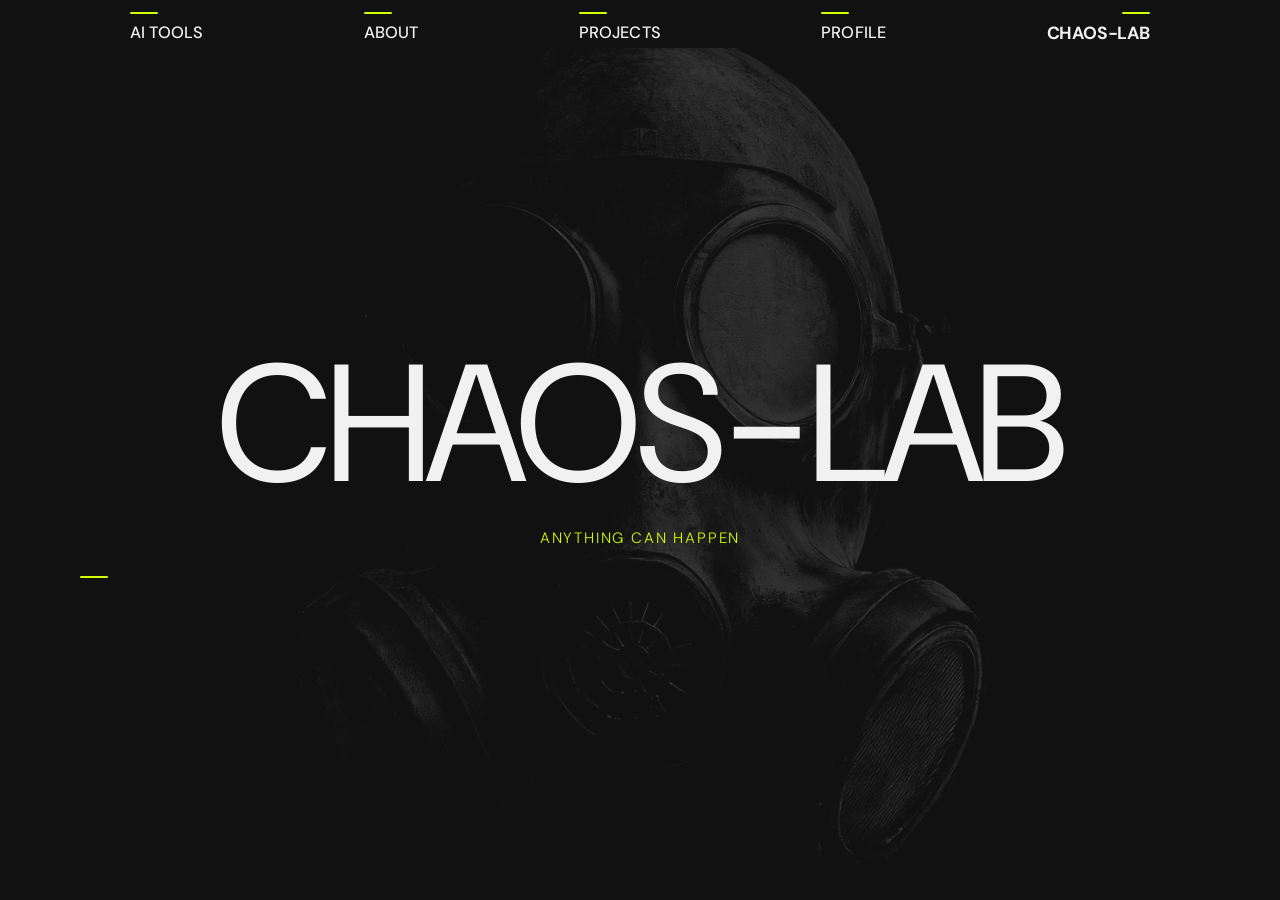
<file: index.html>
<!DOCTYPE html>
<html lang="en">
<head>
<meta charset="UTF-8"/><meta name="viewport" content="width=device-width, initial-scale=1.0"/>
<title>CHAOS-LAB</title>
<link rel="preconnect" href="https://fonts.googleapis.com"/>
<link href="https://fonts.googleapis.com/css2?family=DM+Sans:wght@300;400;500;600&family=DM+Mono:wght@400;500&display=swap" rel="stylesheet"/>
<link rel="stylesheet" href="/shared.css"/>
<style>
.hero { flex: 1; display: flex; flex-direction: column; align-items: center; justify-content: center; padding: 80px 40px 60px; }
.hero-title { font-size: clamp(4rem, 13vw, 12rem); font-weight: 400; letter-spacing: -0.03em; color: var(--text); line-height: 1; text-align: center; user-select: none; }
.hero-dash { width: 28px; height: 2px; background: var(--green); border-radius: 1px; margin-top: 28px; align-self: flex-start; margin-left: 40px; }
.hero-sub { font-size: 0.94rem; font-weight: 300; letter-spacing: 0.12em; text-transform: uppercase; color: var(--green); margin-top: 20px; text-align: center; }
.hero { position: relative; }
.hero-mask { position: absolute; top: 50%; left: 50%; transform: translate(-50%, -50%); width: 60vw; max-width: 700px; opacity: 0.55; mix-blend-mode: screen; pointer-events: none; user-select: none; z-index: 0; }
.hero-title, .hero-sub, .hero-dash { position: relative; z-index: 1; }
</style>
</head>
<body>
<nav>
<div class="nav-inner">
  <div class="nav-item"><div class="nav-dash"></div><a href="/tools/prompt-architect" class="nav-label">AI TOOLS</a></div>
  <div class="nav-item"><div class="nav-dash"></div><a href="/about" class="nav-label">ABOUT</a></div>
  <div class="nav-item"><div class="nav-dash"></div><a href="/projects" class="nav-label">PROJECTS</a></div>
  <div class="nav-item"><div class="nav-dash"></div><a href="/profile" class="nav-label">PROFILE</a></div>
  <div class="nav-right">
    <div class="nav-right-dash"></div>
    <a href="/" class="nav-right-label">CHAOS-LAB</a>
    <button class="nav-hamburger" id="hamburger" onclick="toggleMenu()" aria-label="Menu">
      <span></span><span></span><span></span>
    </button>
  </div>
</div>
</nav>
<div class="nav-drawer" id="nav-drawer">
  <a href="/tools/prompt-architect">AI TOOLS</a>
  <a href="/about">ABOUT</a>
  <a href="/projects">PROJECTS</a>
  <a href="/profile">PROFILE</a>
</div>
<script>
function toggleMenu(){
  document.getElementById('hamburger').classList.toggle('open');
  document.getElementById('nav-drawer').classList.toggle('open');
  document.body.style.overflow = document.getElementById('nav-drawer').classList.contains('open') ? 'hidden' : '';
}
</script>
<main class="hero">
  <img class="hero-mask" src="/Mask.png" alt=""/>
  <h1 class="hero-title">CHAOS-LAB</h1>
  <p class="hero-sub">Anything can happen</p>
  <div class="hero-dash"></div>
</main>
</body>
</html>
</file>
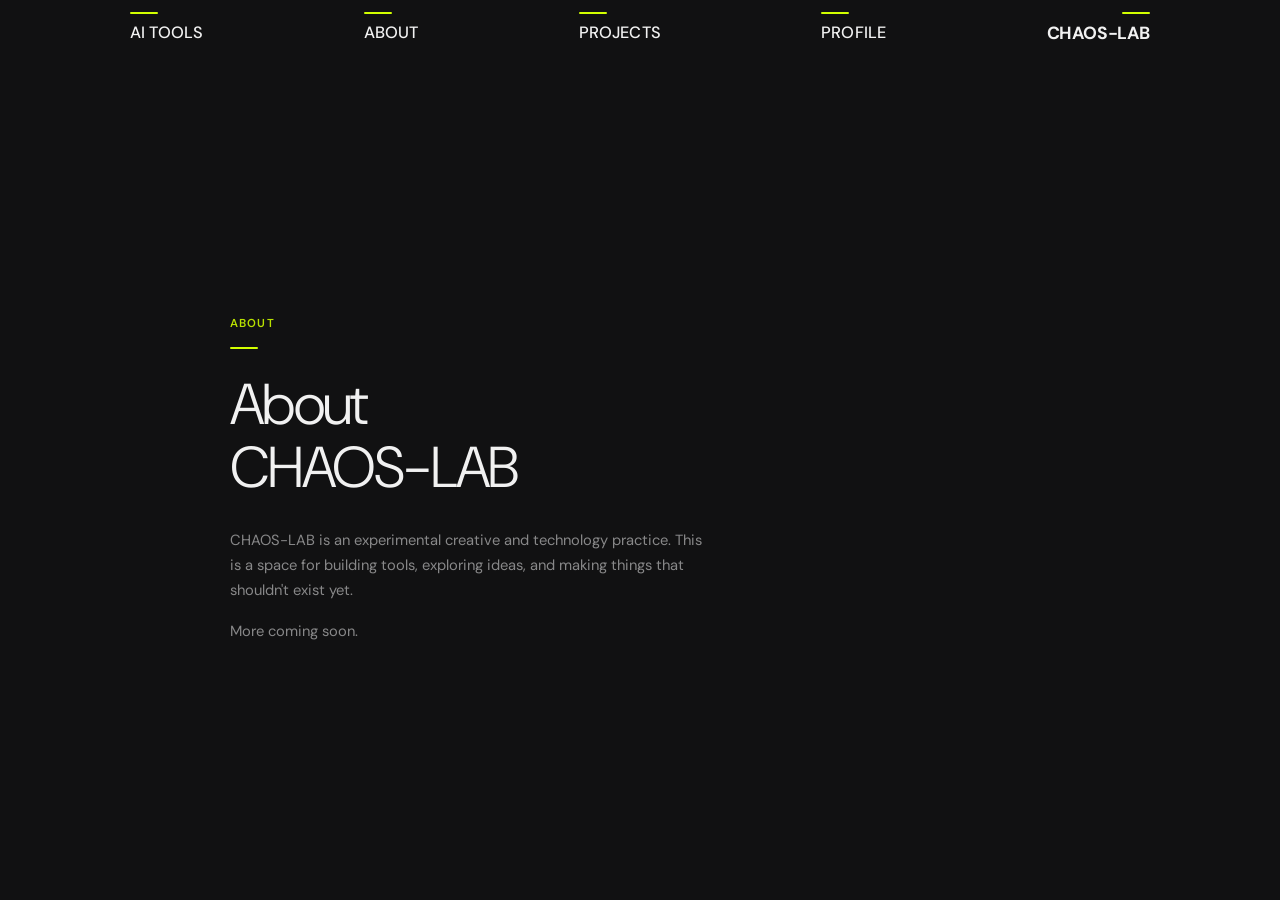
<file: about/index.html>
<!DOCTYPE html>
<html lang="en">
<head>
<meta charset="UTF-8"/><meta name="viewport" content="width=device-width, initial-scale=1.0"/>
<title>About — CHAOS-LAB</title>
<link rel="preconnect" href="https://fonts.googleapis.com"/>
<link href="https://fonts.googleapis.com/css2?family=DM+Sans:wght@300;400;500;600&family=DM+Mono:wght@400;500&display=swap" rel="stylesheet"/>
<link rel="stylesheet" href="/shared.css"/>
</head>
<body>
<nav>
<div class="nav-inner">
  <div class="nav-item"><div class="nav-dash"></div><a href="/tools/prompt-architect" class="nav-label">AI TOOLS</a></div>
  <div class="nav-item"><div class="nav-dash"></div><a href="/about" class="nav-label">ABOUT</a></div>
  <div class="nav-item"><div class="nav-dash"></div><a href="/projects" class="nav-label">PROJECTS</a></div>
  <div class="nav-item"><div class="nav-dash"></div><a href="/profile" class="nav-label">PROFILE</a></div>
  <div class="nav-right">
    <div class="nav-right-dash"></div>
    <a href="/" class="nav-right-label">CHAOS-LAB</a>
    <button class="nav-hamburger" id="hamburger" onclick="toggleMenu()" aria-label="Menu">
      <span></span><span></span><span></span>
    </button>
  </div>
</div>
</nav>
<div class="nav-drawer" id="nav-drawer">
  <a href="/tools/prompt-architect">AI TOOLS</a>
  <a href="/about">ABOUT</a>
  <a href="/projects">PROJECTS</a>
  <a href="/profile">PROFILE</a>
</div>
<script>
function toggleMenu(){
  document.getElementById('hamburger').classList.toggle('open');
  document.getElementById('nav-drawer').classList.toggle('open');
  document.body.style.overflow = document.getElementById('nav-drawer').classList.contains('open') ? 'hidden' : '';
}
</script>
<main class="placeholder-hero content">
  <div class="placeholder-tag">About</div>
  <div class="section-dash"></div>
  <h1 class="page-title">About<br>CHAOS-LAB</h1>
  <p class="placeholder-body">CHAOS-LAB is an experimental creative and technology practice. This is a space for building tools, exploring ideas, and making things that shouldn't exist yet.</p>
  <p class="placeholder-body" style="margin-top:16px;">More coming soon.</p>
</main>
</body>
</html>
</file>
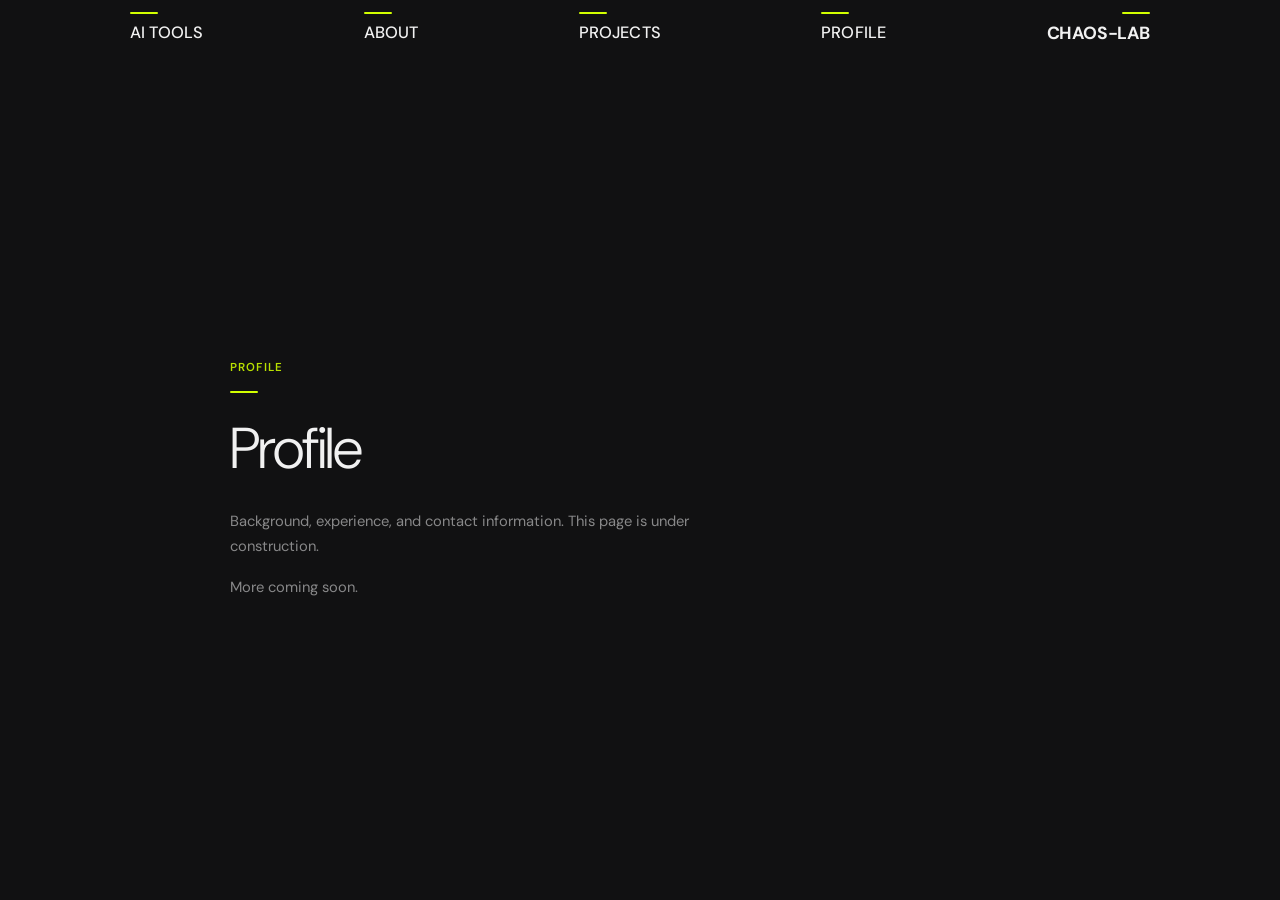
<file: profile/index.html>
<!DOCTYPE html>
<html lang="en">
<head>
<meta charset="UTF-8"/><meta name="viewport" content="width=device-width, initial-scale=1.0"/>
<title>Profile — CHAOS-LAB</title>
<link rel="preconnect" href="https://fonts.googleapis.com"/>
<link href="https://fonts.googleapis.com/css2?family=DM+Sans:wght@300;400;500;600&family=DM+Mono:wght@400;500&display=swap" rel="stylesheet"/>
<link rel="stylesheet" href="/shared.css"/>
</head>
<body>
<nav>
<div class="nav-inner">
  <div class="nav-item"><div class="nav-dash"></div><a href="/tools/prompt-architect" class="nav-label">AI TOOLS</a></div>
  <div class="nav-item"><div class="nav-dash"></div><a href="/about" class="nav-label">ABOUT</a></div>
  <div class="nav-item"><div class="nav-dash"></div><a href="/projects" class="nav-label">PROJECTS</a></div>
  <div class="nav-item"><div class="nav-dash"></div><a href="/profile" class="nav-label">PROFILE</a></div>
  <div class="nav-right">
    <div class="nav-right-dash"></div>
    <a href="/" class="nav-right-label">CHAOS-LAB</a>
    <button class="nav-hamburger" id="hamburger" onclick="toggleMenu()" aria-label="Menu">
      <span></span><span></span><span></span>
    </button>
  </div>
</div>
</nav>
<div class="nav-drawer" id="nav-drawer">
  <a href="/tools/prompt-architect">AI TOOLS</a>
  <a href="/about">ABOUT</a>
  <a href="/projects">PROJECTS</a>
  <a href="/profile">PROFILE</a>
</div>
<script>
function toggleMenu(){
  document.getElementById('hamburger').classList.toggle('open');
  document.getElementById('nav-drawer').classList.toggle('open');
  document.body.style.overflow = document.getElementById('nav-drawer').classList.contains('open') ? 'hidden' : '';
}
</script>
<main class="placeholder-hero content">
  <div class="placeholder-tag">Profile</div>
  <div class="section-dash"></div>
  <h1 class="page-title">Profile</h1>
  <p class="placeholder-body">Background, experience, and contact information. This page is under construction.</p>
  <p class="placeholder-body" style="margin-top:16px;">More coming soon.</p>
</main>
</body>
</html>
</file>
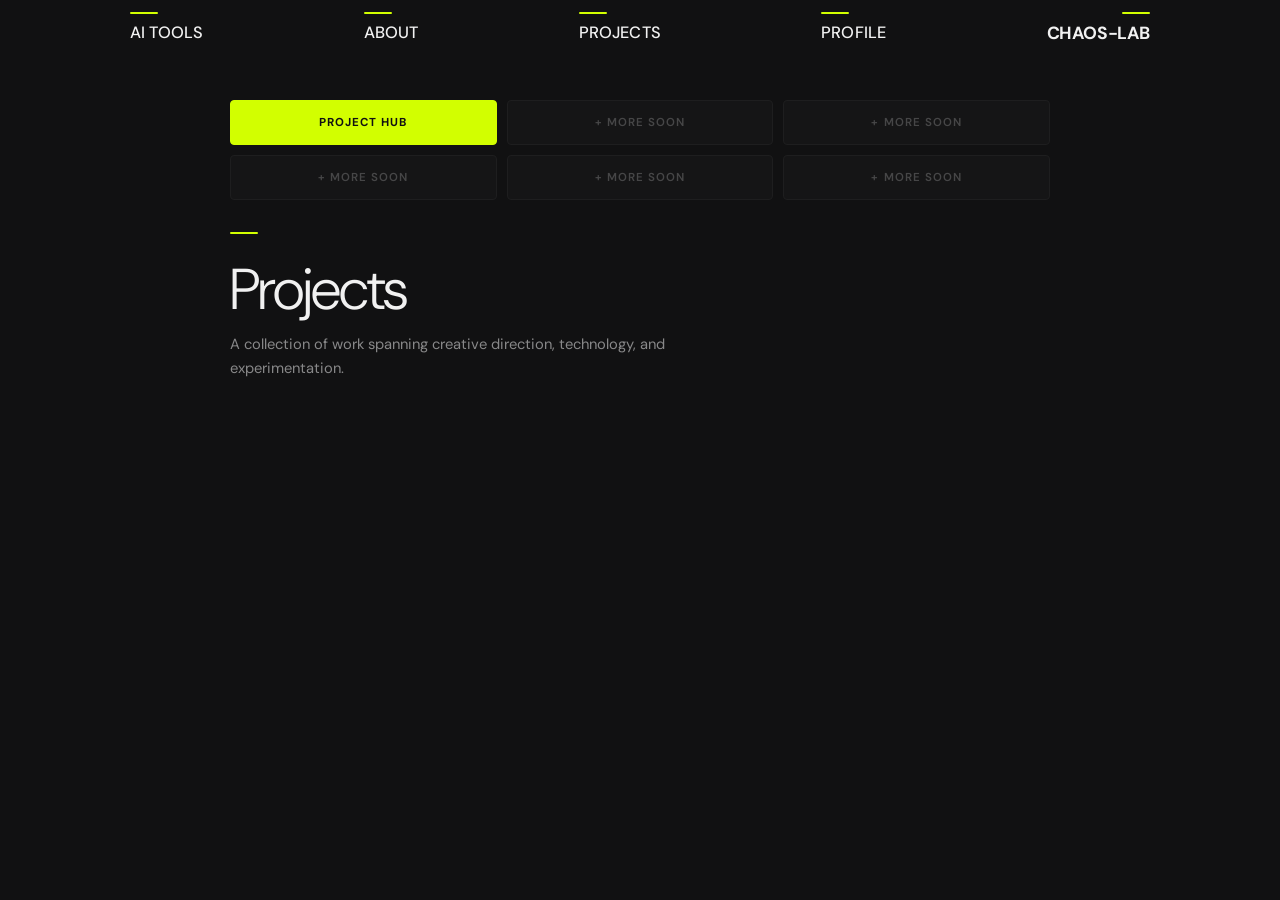
<file: projects/index.html>
<!DOCTYPE html>
<html lang="en">
<head>
<meta charset="UTF-8"/><meta name="viewport" content="width=device-width, initial-scale=1.0"/>
<title>Projects — CHAOS-LAB</title>
<link rel="preconnect" href="https://fonts.googleapis.com"/>
<link href="https://fonts.googleapis.com/css2?family=DM+Sans:wght@300;400;500;600&family=DM+Mono:wght@400;500&display=swap" rel="stylesheet"/>
<link rel="stylesheet" href="/shared.css"/>
</head>
<body>
<nav>
<div class="nav-inner">
  <div class="nav-item"><div class="nav-dash"></div><a href="/tools/prompt-architect" class="nav-label">AI TOOLS</a></div>
  <div class="nav-item"><div class="nav-dash"></div><a href="/about" class="nav-label">ABOUT</a></div>
  <div class="nav-item"><div class="nav-dash"></div><a href="/projects" class="nav-label">PROJECTS</a></div>
  <div class="nav-item"><div class="nav-dash"></div><a href="/profile" class="nav-label">PROFILE</a></div>
  <div class="nav-right">
    <div class="nav-right-dash"></div>
    <a href="/" class="nav-right-label">CHAOS-LAB</a>
    <button class="nav-hamburger" id="hamburger" onclick="toggleMenu()" aria-label="Menu">
      <span></span><span></span><span></span>
    </button>
  </div>
</div>
</nav>
<div class="nav-drawer" id="nav-drawer">
  <a href="/tools/prompt-architect">AI TOOLS</a>
  <a href="/about">ABOUT</a>
  <a href="/projects">PROJECTS</a>
  <a href="/profile">PROFILE</a>
</div>
<script>
function toggleMenu(){
  document.getElementById('hamburger').classList.toggle('open');
  document.getElementById('nav-drawer').classList.toggle('open');
  document.body.style.overflow = document.getElementById('nav-drawer').classList.contains('open') ? 'hidden' : '';
}
</script>
<main class="content">
  <div class="tool-grid">
    <a href="https://project-hubv05.vercel.app/" class="tool-btn active">Project Hub</a>
    <div class="tool-btn soon">+ More Soon</div>
    <div class="tool-btn soon">+ More Soon</div>
    <div class="tool-btn soon">+ More Soon</div>
    <div class="tool-btn soon">+ More Soon</div>
    <div class="tool-btn soon">+ More Soon</div>
  </div>
  <div class="section-dash"></div>
  <h1 class="page-title">Projects</h1>
  <p class="page-sub">A collection of work spanning creative direction, technology, and experimentation.</p>
</main>
</body>
</html>
</file>
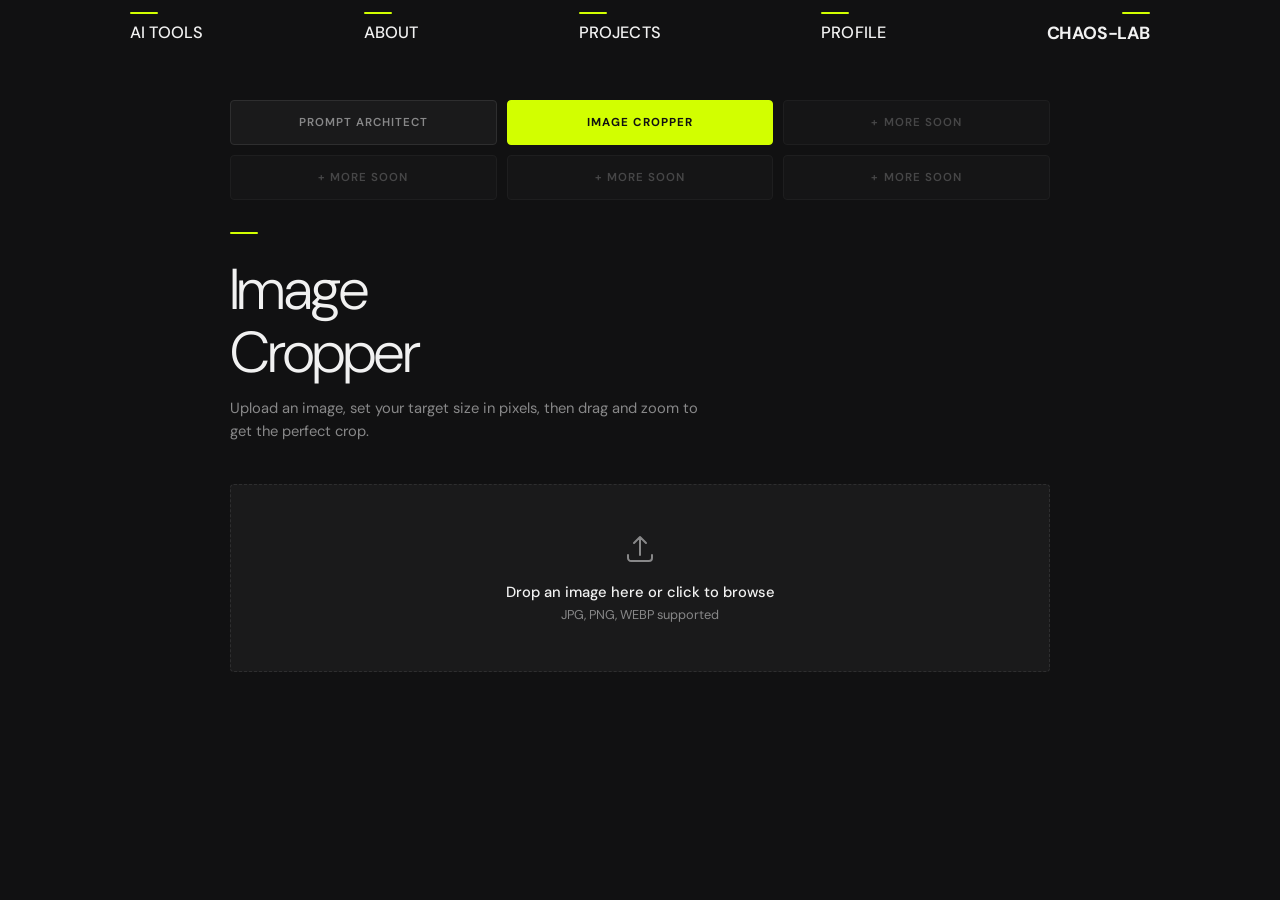
<file: tools/image-cropper/index.html>
<!DOCTYPE html>
<html lang="en">
<head>
<meta charset="UTF-8"/><meta name="viewport" content="width=device-width, initial-scale=1.0"/>
<title>Image Cropper — CHAOS-LAB</title>
<link rel="preconnect" href="https://fonts.googleapis.com"/>
<link href="https://fonts.googleapis.com/css2?family=DM+Sans:wght@300;400;500;600&family=DM+Mono:wght@400;500&display=swap" rel="stylesheet"/>
<link rel="stylesheet" href="/shared.css"/>
</head>
<body>
<nav>
<div class="nav-inner">
  <div class="nav-item"><div class="nav-dash"></div><a href="/tools/prompt-architect" class="nav-label">AI TOOLS</a></div>
  <div class="nav-item"><div class="nav-dash"></div><a href="/about" class="nav-label">ABOUT</a></div>
  <div class="nav-item"><div class="nav-dash"></div><a href="/projects" class="nav-label">PROJECTS</a></div>
  <div class="nav-item"><div class="nav-dash"></div><a href="/profile" class="nav-label">PROFILE</a></div>
  <div class="nav-right">
    <div class="nav-right-dash"></div>
    <a href="/" class="nav-right-label">CHAOS-LAB</a>
    <button class="nav-hamburger" id="hamburger" onclick="toggleMenu()" aria-label="Menu">
      <span></span><span></span><span></span>
    </button>
  </div>
</div>
</nav>
<div class="nav-drawer" id="nav-drawer">
  <a href="/tools/prompt-architect">AI TOOLS</a>
  <a href="/about">ABOUT</a>
  <a href="/projects">PROJECTS</a>
  <a href="/profile">PROFILE</a>
</div>
<script>
function toggleMenu(){
  document.getElementById('hamburger').classList.toggle('open');
  document.getElementById('nav-drawer').classList.toggle('open');
  document.body.style.overflow = document.getElementById('nav-drawer').classList.contains('open') ? 'hidden' : '';
}
</script>

<main class="content" style="padding-top:100px;">

  <!-- Tool Grid -->
  <div class="tool-grid">
    <a href="/tools/prompt-architect" class="tool-btn">Prompt Architect</a>
    <a href="/tools/image-cropper" class="tool-btn active">Image Cropper</a>
    <div class="tool-btn soon">+ More Soon</div>
    <div class="tool-btn soon">+ More Soon</div>
    <div class="tool-btn soon">+ More Soon</div>
    <div class="tool-btn soon">+ More Soon</div>
  </div>

  <div class="section-dash"></div>
  <h1 class="page-title">Image<br>Cropper</h1>
  <p class="page-sub">Upload an image, set your target size in pixels, then drag and zoom to get the perfect crop.</p>

  <!-- Upload Zone -->
  <div class="upload-zone" id="uploadZone" onclick="document.getElementById('fileInput').click()">
    <div class="upload-icon">
      <svg width="32" height="32" fill="none" viewBox="0 0 24 24" stroke="currentColor" stroke-width="1.5"><path stroke-linecap="round" stroke-linejoin="round" d="M3 16.5v2.25A2.25 2.25 0 005.25 21h13.5A2.25 2.25 0 0021 18.75V16.5m-13.5-9L12 3m0 0l4.5 4.5M12 3v13.5"/></svg>
    </div>
    <div class="upload-title">Drop an image here or click to browse</div>
    <div class="upload-sub">JPG, PNG, WEBP supported</div>
  </div>
  <input type="file" id="fileInput" accept="image/*" style="display:none" onchange="loadImage(event)"/>

  <div class="cropper-layout">
    <div>
      <div class="canvas-wrap" id="canvasWrap">
        <div class="canvas-container" id="canvasContainer">
          <canvas id="cropCanvas"></canvas>
          <canvas id="overlayCanvas" style="position:absolute;top:0;left:0;width:100%;height:100%;pointer-events:none;"></canvas>
        </div>
        <div style="display:flex;align-items:center;justify-content:space-between;margin-top:8px;">
          <span class="crop-info" id="cropInfo">Set a size and click Apply to begin</span>
          <button class="change-image" onclick="resetCropper()">Change image</button>
        </div>
      </div>
    </div>

    <div class="controls-panel" id="controlsPanel" style="display:none;">
      <div class="controls-section">
        <div class="controls-title">Crop Size (px)</div>
        <div class="size-inputs">
          <div class="size-input-wrap"><span class="size-input-label">Width</span><input type="number" class="size-input" id="cropW" placeholder="1080" min="1"/></div>
          <div class="size-divider">×</div>
          <div class="size-input-wrap"><span class="size-input-label">Height</span><input type="number" class="size-input" id="cropH" placeholder="1080" min="1"/></div>
        </div>
        <button class="btn" style="width:100%;justify-content:center;" onclick="applyCropSize()">Apply Size</button>
      </div>

      <div class="controls-section">
        <div class="controls-title">Zoom</div>
        <p class="zoom-note"><strong>Note:</strong> Zooming or enlarging may result in loss of quality — always check your downloaded file before use.</p>
        <div class="zoom-row">
          <svg width="13" height="13" fill="none" viewBox="0 0 24 24" stroke="currentColor" stroke-width="2" color="var(--muted)"><path stroke-linecap="round" stroke-linejoin="round" d="M21 21l-5.197-5.197m0 0A7.5 7.5 0 105.196 5.196a7.5 7.5 0 0010.607 10.607zM13.5 10.5h-6"/></svg>
          <input type="range" id="zoomSlider" min="10" max="300" value="100" oninput="updateZoom()"/>
          <svg width="13" height="13" fill="none" viewBox="0 0 24 24" stroke="currentColor" stroke-width="2" color="var(--muted)"><path stroke-linecap="round" stroke-linejoin="round" d="M21 21l-5.197-5.197m0 0A7.5 7.5 0 105.196 5.196a7.5 7.5 0 0010.607 10.607zM10.5 7.5v6m3-3h-6"/></svg>
          <span class="zoom-label" id="zoomVal">100%</span>
        </div>
      </div>

      <div class="controls-section">
        <div class="controls-title">Nudge Position</div>
        <div class="nudge-grid">
          <div class="nudge-btn empty"></div>
          <button class="nudge-btn" onclick="nudge(0,-10)"><svg width="13" height="13" fill="none" viewBox="0 0 24 24" stroke="currentColor" stroke-width="2.5"><path stroke-linecap="round" stroke-linejoin="round" d="M4.5 15.75l7.5-7.5 7.5 7.5"/></svg></button>
          <div class="nudge-btn empty"></div>
          <button class="nudge-btn" onclick="nudge(-10,0)"><svg width="13" height="13" fill="none" viewBox="0 0 24 24" stroke="currentColor" stroke-width="2.5"><path stroke-linecap="round" stroke-linejoin="round" d="M15.75 19.5L8.25 12l7.5-7.5"/></svg></button>
          <div class="nudge-btn empty"></div>
          <button class="nudge-btn" onclick="nudge(10,0)"><svg width="13" height="13" fill="none" viewBox="0 0 24 24" stroke="currentColor" stroke-width="2.5"><path stroke-linecap="round" stroke-linejoin="round" d="M8.25 4.5l7.5 7.5-7.5 7.5"/></svg></button>
          <div class="nudge-btn empty"></div>
          <button class="nudge-btn" onclick="nudge(0,10)"><svg width="13" height="13" fill="none" viewBox="0 0 24 24" stroke="currentColor" stroke-width="2.5"><path stroke-linecap="round" stroke-linejoin="round" d="M19.5 8.25l-7.5 7.5-7.5-7.5"/></svg></button>
          <div class="nudge-btn empty"></div>
        </div>
      </div>

      <div class="controls-section">
        <div class="controls-title">Download Format</div>
        <div class="format-row">
          <button class="format-btn active" id="fmt-jpg" onclick="setFormat('jpg')">JPG</button>
          <button class="format-btn" id="fmt-png" onclick="setFormat('png')">PNG</button>
        </div>
        <button class="btn" style="width:100%;justify-content:center;" onclick="downloadCrop()">
          <svg width="14" height="14" fill="none" viewBox="0 0 24 24" stroke="currentColor" stroke-width="2.5"><path stroke-linecap="round" stroke-linejoin="round" d="M3 16.5v2.25A2.25 2.25 0 005.25 21h13.5A2.25 2.25 0 0021 18.75V16.5M16.5 12L12 16.5m0 0L7.5 12m4.5 4.5V3"/></svg>
          Download Crop
        </button>
      </div>
    </div>
  </div>
</main>

<script>
let sourceImage=null, cropW=0, cropH=0, imgX=0, imgY=0, scale=1, isDragging=false, dragStartX, dragStartY, dragStartImgX, dragStartImgY, downloadFormat='jpg', cropReady=false;
const cropCanvas=document.getElementById('cropCanvas'), ctx=cropCanvas.getContext('2d'), overlayCanvas=document.getElementById('overlayCanvas'), octx=overlayCanvas.getContext('2d');

function loadImage(e) {
  const file=e.target.files[0]; if(!file) return;
  const reader=new FileReader();
  reader.onload=ev => { const img=new Image(); img.onload=()=>{ sourceImage=img; document.getElementById('uploadZone').classList.add('has-image'); document.getElementById('canvasWrap').classList.add('visible'); document.getElementById('controlsPanel').style.display='block'; setupCanvas(); }; img.src=ev.target.result; };
  reader.readAsDataURL(file);
}
function setupCanvas() {
  const maxW=document.getElementById('canvasContainer').offsetWidth||600, ratio=sourceImage.height/sourceImage.width;
  cropCanvas.width=maxW; cropCanvas.height=maxW*ratio; overlayCanvas.width=maxW; overlayCanvas.height=maxW*ratio;
  scale=maxW/sourceImage.width; imgX=0; imgY=0; cropReady=false;
  document.getElementById('zoomSlider').value=100; document.getElementById('zoomVal').textContent='100%';
  drawCanvas(); document.getElementById('cropInfo').textContent='Set a size and click Apply to begin';
}
function applyCropSize() {
  const w=parseInt(document.getElementById('cropW').value), h=parseInt(document.getElementById('cropH').value);
  if(!w||!h||w<1||h<1){alert('Please enter a valid width and height.');return;}
  cropW=w; cropH=h;
  const maxW=Math.min(document.getElementById('canvasContainer').offsetWidth||600,700), ar=cropH/cropW;
  cropCanvas.width=maxW; cropCanvas.height=Math.round(maxW*ar); overlayCanvas.width=cropCanvas.width; overlayCanvas.height=cropCanvas.height;
  const scaleX=cropCanvas.width/sourceImage.width, scaleY=cropCanvas.height/sourceImage.height;
  scale=Math.max(scaleX,scaleY); imgX=(cropCanvas.width-sourceImage.width*scale)/2; imgY=(cropCanvas.height-sourceImage.height*scale)/2;
  document.getElementById('zoomSlider').value=100; document.getElementById('zoomVal').textContent='100%';
  cropReady=true; drawCanvas(); document.getElementById('cropInfo').textContent=`${cropW} × ${cropH}px — drag to reposition`;
}
function drawCanvas() {
  ctx.clearRect(0,0,cropCanvas.width,cropCanvas.height); ctx.fillStyle='#c8c8c4'; ctx.fillRect(0,0,cropCanvas.width,cropCanvas.height);
  if(sourceImage) ctx.drawImage(sourceImage,imgX,imgY,sourceImage.width*scale,sourceImage.height*scale);
  drawOverlay();
}
function drawOverlay() {
  octx.clearRect(0,0,overlayCanvas.width,overlayCanvas.height); if(!cropReady) return;
  octx.strokeStyle='rgba(255,255,255,0.5)'; octx.lineWidth=1.5; octx.strokeRect(1,1,overlayCanvas.width-2,overlayCanvas.height-2);
  octx.strokeStyle='rgba(255,255,255,0.15)'; octx.lineWidth=1;
  const w=overlayCanvas.width, h=overlayCanvas.height;
  octx.beginPath(); octx.moveTo(w/3,0); octx.lineTo(w/3,h); octx.moveTo(2*w/3,0); octx.lineTo(2*w/3,h); octx.moveTo(0,h/3); octx.lineTo(w,h/3); octx.moveTo(0,2*h/3); octx.lineTo(w,2*h/3); octx.stroke();
}
function updateZoom() {
  if(!sourceImage) return;
  const zp=parseInt(document.getElementById('zoomSlider').value); document.getElementById('zoomVal').textContent=zp+'%';
  const cx=cropCanvas.width/2, cy=cropCanvas.height/2;
  const base=cropReady?Math.max(cropCanvas.width/sourceImage.width,cropCanvas.height/sourceImage.height):cropCanvas.width/sourceImage.width;
  const ns=base*(zp/100), sr=ns/scale;
  imgX=cx-(cx-imgX)*sr; imgY=cy-(cy-imgY)*sr; scale=ns; drawCanvas();
}
function nudge(dx,dy){imgX+=dx;imgY+=dy;drawCanvas();}
const container=document.getElementById('canvasContainer');
container.addEventListener('mousedown',e=>{isDragging=true;dragStartX=e.clientX;dragStartY=e.clientY;dragStartImgX=imgX;dragStartImgY=imgY;container.style.cursor='grabbing';});
window.addEventListener('mousemove',e=>{if(!isDragging)return;imgX=dragStartImgX+(e.clientX-dragStartX);imgY=dragStartImgY+(e.clientY-dragStartY);drawCanvas();});
window.addEventListener('mouseup',()=>{isDragging=false;container.style.cursor='move';});
container.addEventListener('touchstart',e=>{const t=e.touches[0];isDragging=true;dragStartX=t.clientX;dragStartY=t.clientY;dragStartImgX=imgX;dragStartImgY=imgY;},{passive:true});
window.addEventListener('touchmove',e=>{if(!isDragging)return;const t=e.touches[0];imgX=dragStartImgX+(t.clientX-dragStartX);imgY=dragStartImgY+(t.clientY-dragStartY);drawCanvas();},{passive:true});
window.addEventListener('touchend',()=>{isDragging=false;});
function setFormat(fmt){downloadFormat=fmt;document.querySelectorAll('.format-btn').forEach(b=>b.classList.remove('active'));document.getElementById('fmt-'+fmt).classList.add('active');}
function downloadCrop(){
  if(!sourceImage)return; if(!cropReady||!cropW||!cropH){alert('Please set a crop size first.');return;}
  const oc=document.createElement('canvas'); oc.width=cropW; oc.height=cropH; const ot=oc.getContext('2d');
  const s2o=cropW/cropCanvas.width;
  ot.drawImage(sourceImage,imgX*s2o,imgY*s2o,sourceImage.width*scale*s2o,sourceImage.height*scale*s2o);
  const mime=downloadFormat==='png'?'image/png':'image/jpeg', q=downloadFormat==='jpg'?0.95:undefined;
  const a=document.createElement('a'); a.href=oc.toDataURL(mime,q); a.download=`crop-${cropW}x${cropH}.${downloadFormat}`; a.click();
}
function resetCropper(){
  sourceImage=null;cropW=0;cropH=0;imgX=0;imgY=0;scale=1;cropReady=false;
  document.getElementById('uploadZone').classList.remove('has-image');
  document.getElementById('canvasWrap').classList.remove('visible');
  document.getElementById('controlsPanel').style.display='none';
  document.getElementById('fileInput').value='';
  document.getElementById('cropW').value='';document.getElementById('cropH').value='';
}
const uploadZone=document.getElementById('uploadZone');
uploadZone.addEventListener('dragover',e=>{e.preventDefault();uploadZone.style.borderColor='var(--green)';});
uploadZone.addEventListener('dragleave',()=>{uploadZone.style.borderColor='';});
uploadZone.addEventListener('drop',e=>{e.preventDefault();uploadZone.style.borderColor='';const file=e.dataTransfer.files[0];if(file&&file.type.startsWith('image/')){loadImage({target:{files:[file]}});}});
</script>
</body>
</html>
</file>
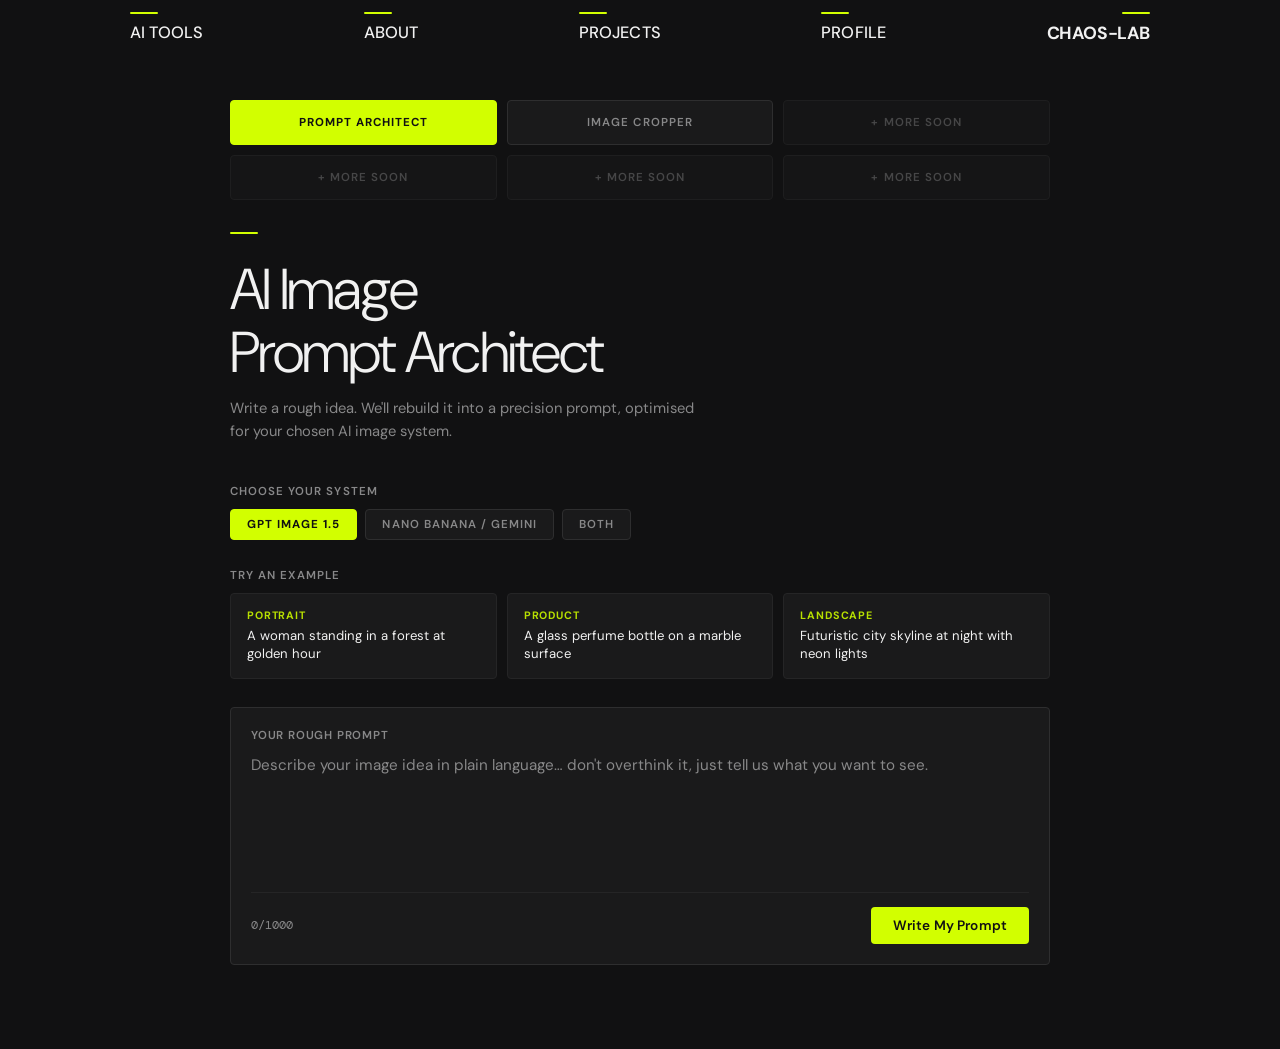
<file: tools/prompt-architect/index.html>
<!DOCTYPE html>
<html lang="en">
<head>
<meta charset="UTF-8"/><meta name="viewport" content="width=device-width, initial-scale=1.0"/>
<title>Prompt Architect — CHAOS-LAB</title>
<link rel="preconnect" href="https://fonts.googleapis.com"/>
<link href="https://fonts.googleapis.com/css2?family=DM+Sans:wght@300;400;500;600&family=DM+Mono:wght@400;500&display=swap" rel="stylesheet"/>
<link rel="stylesheet" href="/shared.css"/>
</head>
<body>
<nav>
<div class="nav-inner">
  <div class="nav-item"><div class="nav-dash"></div><a href="/tools/prompt-architect" class="nav-label">AI TOOLS</a></div>
  <div class="nav-item"><div class="nav-dash"></div><a href="/about" class="nav-label">ABOUT</a></div>
  <div class="nav-item"><div class="nav-dash"></div><a href="/projects" class="nav-label">PROJECTS</a></div>
  <div class="nav-item"><div class="nav-dash"></div><a href="/profile" class="nav-label">PROFILE</a></div>
  <div class="nav-right">
    <div class="nav-right-dash"></div>
    <a href="/" class="nav-right-label">CHAOS-LAB</a>
    <button class="nav-hamburger" id="hamburger" onclick="toggleMenu()" aria-label="Menu">
      <span></span><span></span><span></span>
    </button>
  </div>
</div>
</nav>
<div class="nav-drawer" id="nav-drawer">
  <a href="/tools/prompt-architect">AI TOOLS</a>
  <a href="/about">ABOUT</a>
  <a href="/projects">PROJECTS</a>
  <a href="/profile">PROFILE</a>
</div>
<script>
function toggleMenu(){
  document.getElementById('hamburger').classList.toggle('open');
  document.getElementById('nav-drawer').classList.toggle('open');
  document.body.style.overflow = document.getElementById('nav-drawer').classList.contains('open') ? 'hidden' : '';
}
</script>

<main class="content" style="padding-top:100px;">

  <!-- Tool Grid -->
  <div class="tool-grid">
    <a href="/tools/prompt-architect" class="tool-btn active">Prompt Architect</a>
    <a href="/tools/image-cropper" class="tool-btn">Image Cropper</a>
    <div class="tool-btn soon">+ More Soon</div>
    <div class="tool-btn soon">+ More Soon</div>
    <div class="tool-btn soon">+ More Soon</div>
    <div class="tool-btn soon">+ More Soon</div>
  </div>

  <div class="section-dash"></div>

  <h1 class="page-title">AI Image<br>Prompt Architect</h1>
  <p class="page-sub">Write a rough idea. We'll rebuild it into a precision prompt, optimised for your chosen AI image system.</p>

  <div class="section-label" style="margin-bottom:10px;">Choose your system</div>
  <div class="system-tabs" id="systemTabs">
    <button class="system-tab active" data-system="gpt">GPT IMAGE 1.5</button>
    <button class="system-tab" data-system="nano">NANO BANANA / GEMINI</button>
    <button class="system-tab" data-system="both">BOTH</button>
  </div>

  <div class="section-label" style="margin-bottom:10px;">Try an example</div>
  <div class="tips">
    <div class="tip-card" onclick="useExample(this)">
      <div class="tip-label">Portrait</div>
      <div class="tip-text">A woman standing in a forest at golden hour</div>
    </div>
    <div class="tip-card" onclick="useExample(this)">
      <div class="tip-label">Product</div>
      <div class="tip-text">A glass perfume bottle on a marble surface</div>
    </div>
    <div class="tip-card" onclick="useExample(this)">
      <div class="tip-label">Landscape</div>
      <div class="tip-text">Futuristic city skyline at night with neon lights</div>
    </div>
  </div>

  <div class="input-card">
    <span class="input-label">Your Rough Prompt</span>
    <textarea id="userPrompt" placeholder="Describe your image idea in plain language… don't overthink it, just tell us what you want to see." maxlength="1000" oninput="updateChar()"></textarea>
    <div class="input-footer">
      <span class="char-count"><span id="charCount">0</span>/1000</span>
      <button class="btn" id="generateBtn" onclick="generatePrompts()">Write My Prompt</button>
    </div>
  </div>

  <div class="error-msg" id="errorMsg"></div>

  <div class="results" id="results">
    <div class="result-card enhanced" id="enhancedCard">
      <div class="result-header">
        <div class="result-header-left">
          <span class="result-tag" id="enhancedLabel">Enhanced Prompt</span>
          <span class="badge" id="systemBadge">GPT 1.5</span>
        </div>
        <button class="btn-copy" onclick="copyText('enhancedText',this)">
          <svg width="12" height="12" fill="none" viewBox="0 0 24 24" stroke="currentColor" stroke-width="2.5"><path stroke-linecap="round" stroke-linejoin="round" d="M15.75 17.25v3.375c0 .621-.504 1.125-1.125 1.125h-9.75a1.125 1.125 0 01-1.125-1.125V7.875c0-.621.504-1.125 1.125-1.125H6.75a9.06 9.06 0 011.5.124m7.5 10.376h3.375c.621 0 1.125-.504 1.125-1.125V11.25c0-4.46-3.243-8.161-7.5-8.876a9.06 9.06 0 00-1.5-.124H9.375c-.621 0-1.125.504-1.125 1.125v3.5m7.5 10.375H9.375a1.125 1.125 0 01-1.125-1.125v-9.25m12 6.625v-1.875a3.375 3.375 0 00-3.375-3.375h-1.5a1.125 1.125 0 01-1.125-1.125v-1.5a3.375 3.375 0 00-3.375-3.375H9.75"/></svg>
          Copy
        </button>
      </div>
      <div class="result-body" id="enhancedText"></div>
    </div>
    <div class="result-card enhanced" id="enhancedCard2" style="display:none;">
      <div class="result-header">
        <div class="result-header-left">
          <span class="result-tag">Nano Banana / Gemini Prompt</span>
          <span class="badge">Nano Banana</span>
        </div>
        <button class="btn-copy" onclick="copyText('enhancedText2',this)">
          <svg width="12" height="12" fill="none" viewBox="0 0 24 24" stroke="currentColor" stroke-width="2.5"><path stroke-linecap="round" stroke-linejoin="round" d="M15.75 17.25v3.375c0 .621-.504 1.125-1.125 1.125h-9.75a1.125 1.125 0 01-1.125-1.125V7.875c0-.621.504-1.125 1.125-1.125H6.75a9.06 9.06 0 011.5.124m7.5 10.376h3.375c.621 0 1.125-.504 1.125-1.125V11.25c0-4.46-3.243-8.161-7.5-8.876a9.06 9.06 0 00-1.5-.124H9.375c-.621 0-1.125.504-1.125 1.125v3.5m7.5 10.375H9.375a1.125 1.125 0 01-1.125-1.125v-9.25m12 6.625v-1.875a3.375 3.375 0 00-3.375-3.375h-1.5a1.125 1.125 0 01-1.125-1.125v-1.5a3.375 3.375 0 00-3.375-3.375H9.75"/></svg>
          Copy
        </button>
      </div>
      <div class="result-body" id="enhancedText2"></div>
    </div>
  </div>

</main>

<script>
let selectedSystem = 'gpt';
document.querySelectorAll('.system-tab').forEach(btn => {
  btn.addEventListener('click', () => {
    document.querySelectorAll('.system-tab').forEach(b => b.classList.remove('active'));
    btn.classList.add('active');
    selectedSystem = btn.dataset.system;
  });
});
function updateChar() { document.getElementById('charCount').textContent = document.getElementById('userPrompt').value.length; }
function useExample(el) { document.getElementById('userPrompt').value = el.querySelector('.tip-text').textContent; updateChar(); document.getElementById('userPrompt').focus(); }
function copyText(id, btn) {
  navigator.clipboard.writeText(document.getElementById(id).textContent).then(() => {
    btn.classList.add('copied'); btn.innerHTML = '<svg width="12" height="12" fill="none" viewBox="0 0 24 24" stroke="currentColor" stroke-width="2.5"><path stroke-linecap="round" stroke-linejoin="round" d="M4.5 12.75l6 6 9-13.5"/></svg> Copied!';
    setTimeout(() => { btn.classList.remove('copied'); btn.innerHTML = '<svg width="12" height="12" fill="none" viewBox="0 0 24 24" stroke="currentColor" stroke-width="2.5"><path stroke-linecap="round" stroke-linejoin="round" d="M15.75 17.25v3.375c0 .621-.504 1.125-1.125 1.125h-9.75a1.125 1.125 0 01-1.125-1.125V7.875c0-.621.504-1.125 1.125-1.125H6.75a9.06 9.06 0 011.5.124m7.5 10.376h3.375c.621 0 1.125-.504 1.125-1.125V11.25c0-4.46-3.243-8.161-7.5-8.876a9.06 9.06 0 00-1.5-.124H9.375c-.621 0-1.125.504-1.125 1.125v3.5m7.5 10.375H9.375a1.125 1.125 0 01-1.125-1.125v-9.25m12 6.625v-1.875a3.375 3.375 0 00-3.375-3.375h-1.5a1.125 1.125 0 01-1.125-1.125v-1.5a3.375 3.375 0 00-3.375-3.375H9.75"/></svg> Copy'; }, 2200);
  });
}
const systemKnowledge = {
  gpt: `You are an expert at writing prompts for GPT Image 1.5. Lead with subject, specify style, lighting, camera/lens, mood, colour palette, composition. Append quality boosters: highly detailed, sharp focus, 8K. Return ONLY the rewritten prompt, no preamble.`,
  nano: `You are an expert at writing prompts for Gemini Nano Banana (Imagen 3). Use EXACTLY this format: "A photorealistic [shot type] of [subject], [action or expression], set in [environment]. The scene is illuminated by [lighting description], creating a [mood] atmosphere. Captured with a [camera/lens details], emphasizing [key textures and details]. The image should be in a [aspect ratio] format." Return ONLY the completed sentence.`
};
async function callClaude(sys, prompt) {
  const r = await fetch('/api/prompt', { method:'POST', headers:{'Content-Type':'application/json'}, body: JSON.stringify({ model:'claude-sonnet-4-20250514', max_tokens:1000, system: sys, messages:[{role:'user',content:prompt}] }) });
  const d = await r.json();
  if (d.error) throw new Error(d.error.message);
  return d.content[0].text;
}
async function generatePrompts() {
  const raw = document.getElementById('userPrompt').value.trim();
  if (!raw) return;
  const btn = document.getElementById('generateBtn');
  const results = document.getElementById('results');
  const error = document.getElementById('errorMsg');
  const card2 = document.getElementById('enhancedCard2');
  error.classList.remove('visible');
  btn.disabled = true; btn.innerHTML = '<div class="spinner"></div> Writing…';
  results.classList.add('visible');
  if (selectedSystem === 'both') { document.getElementById('enhancedLabel').textContent = 'GPT Image 1.5 Prompt'; document.getElementById('systemBadge').textContent = 'GPT 1.5'; card2.style.display='block'; }
  else { document.getElementById('enhancedLabel').textContent = selectedSystem==='gpt' ? 'GPT Image 1.5 Prompt' : 'Nano Banana / Gemini Prompt'; document.getElementById('systemBadge').textContent = selectedSystem==='gpt' ? 'GPT 1.5' : 'Nano Banana'; card2.style.display='none'; }
  document.getElementById('enhancedText').innerHTML = '<div class="loading"><div class="spinner"></div> Rebuilding your prompt…</div>';
  if (selectedSystem==='both') document.getElementById('enhancedText2').innerHTML = '<div class="loading"><div class="spinner"></div> Rebuilding your prompt…</div>';
  try {
    if (selectedSystem==='gpt') { document.getElementById('enhancedText').textContent = await callClaude(systemKnowledge.gpt, raw); }
    else if (selectedSystem==='nano') { document.getElementById('enhancedText').textContent = await callClaude(systemKnowledge.nano, raw); }
    else { const [g,n] = await Promise.all([callClaude(systemKnowledge.gpt,raw),callClaude(systemKnowledge.nano,raw)]); document.getElementById('enhancedText').textContent=g; document.getElementById('enhancedText2').textContent=n; }
  } catch(err) { error.textContent='Something went wrong: '+err.message; error.classList.add('visible'); document.getElementById('enhancedText').textContent=''; }
  btn.disabled=false; btn.innerHTML='Write My Prompt';
}
document.getElementById('userPrompt').addEventListener('keydown', e => { if ((e.metaKey||e.ctrlKey)&&e.key==='Enter') generatePrompts(); });
</script>
</body>
</html>
</file>
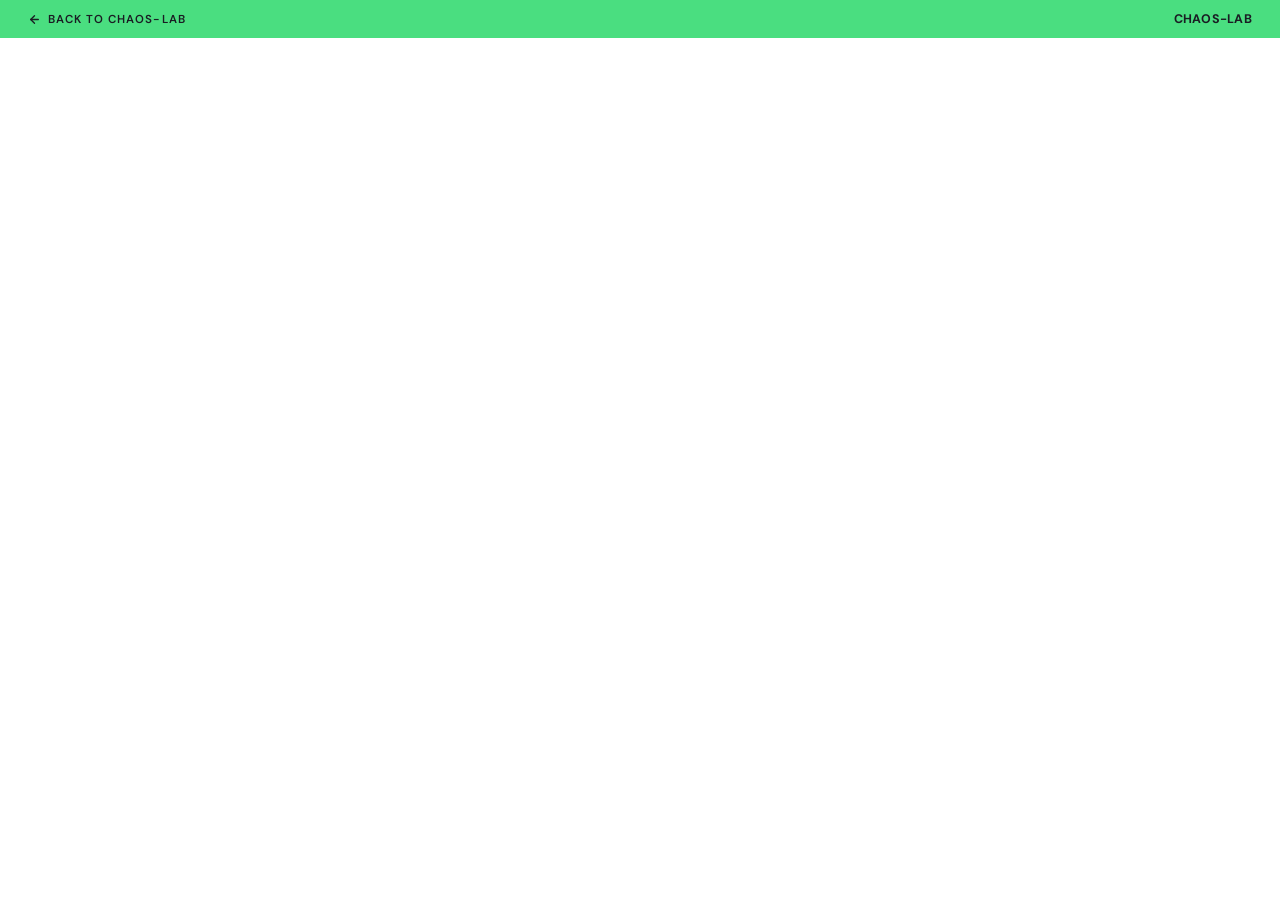
<file: projects/project-hub/public/index.html>
<!DOCTYPE html>
<html lang="en">
<head>
  <meta charset="utf-8"/>
  <meta name="viewport" content="width=device-width,initial-scale=1"/>
  <title>Project Hub — CHAOS-LAB</title>
  <link rel="preconnect" href="https://fonts.googleapis.com"/>
  <link href="https://fonts.googleapis.com/css2?family=DM+Sans:wght@400;500;600;700&display=swap" rel="stylesheet"/>
  <style>
    * { margin: 0; padding: 0; box-sizing: border-box; }
    #chaos-bar {
      position: fixed; top: 0; left: 0; right: 0; height: 38px;
      background: #4ade80; display: flex; align-items: center;
      justify-content: space-between; padding: 0 28px; z-index: 9999;
      font-family: 'DM Sans', sans-serif;
    }
    #chaos-bar .back-link {
      display: flex; align-items: center; gap: 7px; text-decoration: none;
      font-size: 0.72rem; font-weight: 600; letter-spacing: 0.09em;
      text-transform: uppercase; color: #1a1d23; transition: opacity 0.15s;
    }
    #chaos-bar .back-link:hover { opacity: 0.6; }
    #chaos-bar .bar-brand { font-size: 0.78rem; font-weight: 700; letter-spacing: 0.02em; color: #1a1d23; }
    #root { padding-top: 38px; }
  </style>
</head>
<body>
  <div id="chaos-bar">
    <a href="/" class="back-link">
      <svg width="13" height="13" fill="none" viewBox="0 0 24 24" stroke="currentColor" stroke-width="2.5" stroke-linecap="round" stroke-linejoin="round">
        <line x1="19" y1="12" x2="5" y2="12"/>
        <polyline points="12 19 5 12 12 5"/>
      </svg>
      Back to CHAOS-LAB
    </a>
    <span class="bar-brand">CHAOS-LAB</span>
  </div>
  <div id="root"></div>
</body>
</html>
</file>
<file: shared.css>
*, *::before, *::after { box-sizing: border-box; margin: 0; padding: 0; }
:root {
  --bg: #111112;
  --surface: #1a1a1b;
  --border: #2e2e2f;
  --border-light: #252526;
  --text: #F1F1F1;
  --muted: #888889;
  --green: #D2FF00;
  --green-dark: #b8e000;
  --green-dim: rgba(210,255,0,0.12);
  --radius: 4px;
}
html, body { height: 100%; }
body { font-family: 'DM Sans', sans-serif; background: var(--bg); color: var(--text); min-height: 100vh; display: flex; flex-direction: column; }

/* NAV */
nav { position: fixed; top: 0; left: 0; right: 0; z-index: 100; background: var(--bg); }
.nav-inner { max-width: 1100px; margin: 0 auto; padding: 10px 40px 0; display: flex; align-items: flex-start; justify-content: space-between; }


.nav-item { display: flex; flex-direction: column; padding-top: 2px; }
.nav-dash { width: 28px; height: 2px; background: var(--green); border-radius: 1px; margin-bottom: 8px; }
.nav-label { font-size: 1.025rem; font-weight: 500; color: var(--text); text-decoration: none; letter-spacing: 0.01em; margin-bottom: 5px; display: block; transition: color 0.15s; }
.nav-label:hover { color: var(--green-dark); }



.nav-right { display: flex; flex-direction: column; align-items: flex-end; padding-top: 2px; gap: 8px; }
.nav-right-dash { width: 28px; height: 2px; background: var(--green); border-radius: 1px; }
.nav-right-label { font-size: 1.1rem; font-weight: 700; letter-spacing: -0.01em; color: var(--text); text-decoration: none; transition: color 0.15s; }
.nav-right-label:hover { color: var(--green-dark); }

/* TOOL GRID */
.tool-grid { display: grid; grid-template-columns: repeat(3, 1fr); gap: 10px; margin-bottom: 32px; }
.tool-btn { padding: 14px 10px; border: 1px solid var(--border); border-radius: var(--radius); background: var(--surface); font-family: 'DM Sans', sans-serif; font-size: 0.72rem; font-weight: 600; letter-spacing: 0.09em; text-transform: uppercase; color: var(--muted); cursor: pointer; transition: all 0.15s; text-decoration: none; display: flex; align-items: center; justify-content: center; text-align: center; white-space: nowrap; }
.tool-btn:hover { border-color: var(--green); }
.tool-btn.active { background: var(--green); border-color: var(--green); color: #111112; font-weight: 700; }
.tool-btn.soon { opacity: 0.45; cursor: default; pointer-events: none; }

/* SECTION DASH */
.section-dash { width: 28px; height: 2px; background: var(--green); border-radius: 1px; margin-bottom: 24px; }

/* CONTENT */
.content { max-width: 900px; margin: 0 auto; padding: 100px 40px 60px; width: 100%; flex: 1; }
.page-title { font-size: clamp(2.2rem, 5vw, 3.6rem); font-weight: 300; letter-spacing: -0.03em; color: var(--text); line-height: 1.1; margin-bottom: 12px; }
.page-sub { font-size: 0.92rem; color: var(--muted); line-height: 1.6; max-width: 480px; margin-bottom: 40px; }

/* SECTION LABEL */
.section-label { font-size: 0.72rem; font-weight: 600; letter-spacing: 0.09em; text-transform: uppercase; color: var(--muted); margin-bottom: 12px; }

/* INPUT CARD */
.input-card { background: var(--surface); border: 1px solid var(--border); border-radius: var(--radius); padding: 20px; margin-bottom: 24px; transition: border-color 0.2s; }
.input-card:focus-within { border-color: var(--green); }
.input-label { font-size: 0.72rem; font-weight: 600; color: var(--muted); letter-spacing: 0.07em; text-transform: uppercase; margin-bottom: 10px; display: block; }
textarea { width: 100%; border: none; outline: none; resize: none; font-family: 'DM Sans', sans-serif; font-size: 0.95rem; line-height: 1.6; color: var(--text); background: transparent; min-height: 120px; }
textarea::placeholder { color: var(--muted); }
.input-footer { display: flex; align-items: center; justify-content: space-between; margin-top: 14px; padding-top: 14px; border-top: 1px solid var(--border-light); }
.char-count { font-size: 0.75rem; color: var(--muted); font-family: 'DM Mono', monospace; }

/* BUTTONS */
.btn { display: inline-flex; align-items: center; gap: 7px; padding: 10px 22px; background: var(--green); color: #111112; border: none; border-radius: var(--radius); font-family: 'DM Sans', sans-serif; font-size: 0.85rem; font-weight: 600; cursor: pointer; transition: background 0.15s, transform 0.1s; text-decoration: none; letter-spacing: 0.01em; }
.btn:hover { background: var(--green-dark); }
.btn:active { transform: scale(0.98); }
.btn:disabled { opacity: 0.45; cursor: not-allowed; transform: none; }
.btn-outline { background: transparent; color: var(--text); border: 1px solid var(--border); }
.btn-outline:hover { background: var(--surface); border-color: var(--green); }

/* SYSTEM TABS */
.system-tabs { display: flex; gap: 8px; margin-bottom: 28px; flex-wrap: wrap; }
.system-tab { padding: 7px 16px; border-radius: var(--radius); border: 1px solid var(--border); background: var(--surface); font-family: 'DM Sans', sans-serif; font-size: 0.72rem; font-weight: 600; letter-spacing: 0.09em; text-transform: uppercase; color: var(--muted); cursor: pointer; transition: all 0.15s; }
.system-tab:hover { border-color: var(--green); background: var(--green-dim); }
.system-tab.active { background: var(--green); border-color: var(--green); color: #111112; font-weight: 700; }

/* RESULTS */
.results { display: none; gap: 16px; animation: fadeUp 0.3s ease forwards; }
.results.visible { display: grid; grid-template-columns: 1fr; }
@keyframes fadeUp { from { opacity: 0; transform: translateY(10px); } to { opacity: 1; transform: translateY(0); } }
.result-card { background: var(--surface); border: 1px solid var(--border-light); border-radius: var(--radius); overflow: hidden; }
.result-card.enhanced { border-color: var(--green); }
.result-header { display: flex; align-items: center; justify-content: space-between; padding: 12px 16px; border-bottom: 1px solid var(--border-light); background: var(--surface); }
.result-card.enhanced .result-header { background: var(--green-dim); border-color: rgba(74,222,128,0.3); }
.result-header-left { display: flex; align-items: center; gap: 8px; }
.result-tag { font-size: 0.7rem; font-weight: 600; letter-spacing: 0.08em; text-transform: uppercase; color: var(--muted); }
.result-card.enhanced .result-tag { color: var(--text); }
.badge { font-size: 0.67rem; font-weight: 700; padding: 3px 8px; border-radius: 2px; background: var(--green); color: #111112; letter-spacing: 0.05em; text-transform: uppercase; }
.btn-copy { display: flex; align-items: center; gap: 5px; padding: 4px 10px; border-radius: var(--radius); border: 1px solid var(--border-light); background: transparent; font-family: 'DM Sans', sans-serif; font-size: 0.72rem; font-weight: 500; color: var(--muted); cursor: pointer; transition: all 0.15s; }
.btn-copy:hover { border-color: var(--green); color: var(--text); }
.btn-copy.copied { border-color: var(--green); color: var(--green-dark); }
.result-body { padding: 18px; line-height: 1.7; color: var(--text); min-height: 120px; font-family: 'DM Mono', monospace; font-size: 0.82rem; }
.result-body.loading { display: flex; align-items: center; gap: 10px; color: var(--muted); font-family: 'DM Sans', sans-serif; font-size: 0.88rem; }

/* TIPS */
.tips { display: grid; grid-template-columns: repeat(3, 1fr); gap: 10px; margin-bottom: 28px; }
.tip-card { background: var(--surface); border: 1px solid var(--border-light); border-radius: var(--radius); padding: 14px 16px; cursor: pointer; transition: border-color 0.15s, background 0.15s; }
.tip-card:hover { border-color: var(--green); background: var(--green-dim); }
.tip-label { font-size: 0.67rem; font-weight: 700; letter-spacing: 0.08em; text-transform: uppercase; color: var(--green-dark); margin-bottom: 5px; }
.tip-text { font-size: 0.82rem; color: var(--text); line-height: 1.4; }

/* ERROR */
.error-msg { display: none; color: #ff6b6b; font-size: 0.82rem; padding: 10px 14px; background: #2a1515; border: 1px solid #5a2020; border-radius: var(--radius); margin-bottom: 16px; }
.error-msg.visible { display: block; }

/* SPINNER */
.spinner { width: 15px; height: 15px; border: 2px solid var(--border); border-top-color: var(--green-dark); border-radius: 50%; animation: spin 0.7s linear infinite; flex-shrink: 0; }
@keyframes spin { to { transform: rotate(360deg); } }

/* CROPPER */
.cropper-layout { display: grid; grid-template-columns: 1fr 300px; gap: 24px; align-items: start; }
.upload-zone { border: 1px dashed var(--border); border-radius: var(--radius); background: var(--surface); padding: 48px 24px; text-align: center; cursor: pointer; transition: border-color 0.15s, background 0.15s; margin-bottom: 24px; }
.upload-zone:hover { border-color: var(--green); background: var(--green-dim); }
.upload-zone.has-image { display: none; }
.upload-icon { color: var(--muted); margin-bottom: 12px; }
.upload-title { font-size: 0.92rem; font-weight: 500; color: var(--text); margin-bottom: 4px; }
.upload-sub { font-size: 0.8rem; color: var(--muted); }
.canvas-wrap { display: none; flex-direction: column; gap: 12px; }
.canvas-wrap.visible { display: flex; }
.canvas-container { position: relative; background: #222223; border-radius: var(--radius); overflow: hidden; cursor: move; user-select: none; }
#cropCanvas { display: block; width: 100%; height: auto; }
.controls-panel { background: var(--surface); border: 1px solid var(--border-light); border-radius: var(--radius); overflow: hidden; }
.controls-section { padding: 16px 18px; border-bottom: 1px solid var(--border-light); }
.controls-section:last-child { border-bottom: none; }
.controls-title { font-size: 0.7rem; font-weight: 600; letter-spacing: 0.09em; text-transform: uppercase; color: var(--muted); margin-bottom: 12px; }
.size-inputs { display: grid; grid-template-columns: 1fr auto 1fr; gap: 8px; align-items: center; margin-bottom: 10px; }
.size-input-wrap { display: flex; flex-direction: column; gap: 4px; }
.size-input-label { font-size: 0.67rem; color: var(--muted); font-weight: 600; letter-spacing: 0.06em; text-transform: uppercase; }
.size-input { width: 100%; padding: 8px 10px; border: 1px solid var(--border); border-radius: var(--radius); font-family: 'DM Mono', monospace; font-size: 0.88rem; color: var(--text); background: var(--surface); outline: none; transition: border-color 0.15s; text-align: center; }
.size-input:focus { border-color: var(--green); }
.size-divider { color: var(--muted); font-size: 1rem; text-align: center; padding-top: 16px; }
.zoom-note { font-size: 0.7rem; color: var(--muted); line-height: 1.5; margin-bottom: 12px; }
.zoom-note strong { color: var(--text); font-weight: 600; }
.zoom-row { display: flex; align-items: center; gap: 10px; }
.zoom-label { font-size: 0.72rem; color: var(--muted); white-space: nowrap; font-family: 'DM Mono', monospace; min-width: 36px; text-align: right; }
input[type="range"] { flex: 1; -webkit-appearance: none; height: 2px; background: var(--border); border-radius: 2px; outline: none; cursor: pointer; }
input[type="range"]::-webkit-slider-thumb { -webkit-appearance: none; width: 14px; height: 14px; border-radius: 50%; background: var(--green-dark); cursor: pointer; transition: transform 0.1s; }
input[type="range"]::-webkit-slider-thumb:hover { transform: scale(1.2); }
.nudge-grid { display: grid; grid-template-columns: repeat(3, 1fr); gap: 5px; max-width: 120px; margin: 0 auto; }
.nudge-btn { width: 100%; aspect-ratio: 1; display: flex; align-items: center; justify-content: center; border: 1px solid var(--border-light); border-radius: var(--radius); background: var(--surface); color: var(--text); cursor: pointer; transition: all 0.12s; }
.nudge-btn:hover { background: var(--green-dim); border-color: var(--green); }
.nudge-btn:active { background: var(--green); }
.nudge-btn.empty { border: none; background: transparent; cursor: default; pointer-events: none; }
.format-row { display: flex; gap: 8px; margin-bottom: 12px; }
.format-btn { flex: 1; padding: 7px; border: 1px solid var(--border); border-radius: var(--radius); background: var(--surface); font-family: 'DM Sans', sans-serif; font-size: 0.72rem; font-weight: 600; letter-spacing: 0.07em; text-transform: uppercase; color: var(--muted); cursor: pointer; transition: all 0.15s; text-align: center; }
.format-btn:hover { border-color: var(--green); }
.format-btn.active { background: var(--green); border-color: var(--green); color: #111112; font-weight: 700; }
.crop-info { font-size: 0.7rem; color: var(--muted); font-family: 'DM Mono', monospace; }
.change-image { font-size: 0.76rem; color: var(--muted); cursor: pointer; text-decoration: underline; text-underline-offset: 3px; background: none; border: none; font-family: 'DM Sans', sans-serif; padding: 0; transition: color 0.15s; }
.change-image:hover { color: var(--text); }

/* PLACEHOLDER PAGES */
.placeholder-hero { flex: 1; display: flex; flex-direction: column; justify-content: center; padding: 120px 40px 60px; }
.placeholder-tag { font-size: 0.72rem; font-weight: 600; letter-spacing: 0.1em; text-transform: uppercase; color: var(--green-dark); margin-bottom: 16px; }
.placeholder-body { font-size: 0.92rem; color: var(--muted); line-height: 1.7; max-width: 480px; margin-top: 16px; }

/* HAMBURGER BUTTON — hidden on desktop */
.nav-hamburger {
  display: none;
  flex-direction: column;
  justify-content: center;
  gap: 5px;
  background: none;
  border: none;
  cursor: pointer;
  padding: 4px;
  margin-left: 12px;
}
.nav-hamburger span {
  display: block;
  width: 22px;
  height: 2px;
  background: var(--text);
  border-radius: 2px;
  transition: all 0.25s ease;
  transform-origin: center;
}
/* Animate to X */
.nav-hamburger.open span:nth-child(1) { transform: translateY(7px) rotate(45deg); }
.nav-hamburger.open span:nth-child(2) { opacity: 0; transform: scaleX(0); }
.nav-hamburger.open span:nth-child(3) { transform: translateY(-7px) rotate(-45deg); }

/* DRAWER — fullscreen mobile menu */
.nav-drawer {
  display: none;
  position: fixed;
  top: 0; left: 0; right: 0; bottom: 0;
  background: #111112;
  z-index: 99;
  flex-direction: column;
  align-items: flex-start;
  justify-content: center;
  padding: 60px 40px;
  gap: 8px;
}
.nav-drawer.open { display: flex; }
.nav-drawer a {
  font-size: clamp(2rem, 8vw, 3.5rem);
  font-weight: 300;
  letter-spacing: -0.02em;
  color: var(--text);
  text-decoration: none;
  line-height: 1.2;
  transition: color 0.15s;
}
.nav-drawer a:hover { color: var(--green); }

@media (max-width: 768px) {

  /* NAV — hide desktop links, show hamburger */
  .nav-inner { padding: 12px 20px 0; }
  .nav-item { display: none; }
  .nav-hamburger { display: flex; }

  /* HERO */
  .hero { padding: 80px 24px 48px; }
  .hero-title { font-size: clamp(3rem, 18vw, 6rem); }
  .hero-sub { font-size: 0.78rem; letter-spacing: 0.1em; margin-top: 14px; }
  .hero-mask { width: 90vw; max-width: 420px; opacity: 0.45; }
  .hero-dash { margin-left: 0; align-self: center; }

  /* CONTENT PAGES */
  .content { padding: 80px 20px 40px; }
  .page-title { font-size: clamp(1.8rem, 8vw, 2.4rem); }
  .page-sub { font-size: 0.86rem; }

  /* TOOL GRID — single column, text stays on one line */
  .tool-grid { grid-template-columns: 1fr; gap: 8px; }
  .tool-btn { font-size: 0.72rem; padding: 14px 16px; white-space: nowrap; overflow: hidden; text-overflow: ellipsis; }

  /* CROPPER */
  .cropper-layout { grid-template-columns: 1fr; }
  .tips { grid-template-columns: 1fr; }

  /* INPUT */
  .input-card { padding: 16px; }
  textarea { font-size: 0.9rem; min-height: 100px; }

  /* BUTTONS */
  .btn { width: 100%; justify-content: center; padding: 12px 20px; }

  /* SYSTEM TABS */
  .system-tabs { gap: 6px; }
  .system-tab { font-size: 0.68rem; padding: 6px 12px; }

  /* RESULTS */
  .result-body { font-size: 0.78rem; padding: 14px; }

  /* PLACEHOLDER */
  .placeholder-hero { padding: 100px 24px 48px; }
}

@media (max-width: 480px) {
  .nav-inner { padding: 10px 16px 0; }
  .hero-title { font-size: clamp(2.6rem, 20vw, 4rem); }
  .nav-drawer { padding: 60px 28px; }
  .nav-drawer a { font-size: clamp(1.8rem, 10vw, 2.8rem); }
}
</file>
